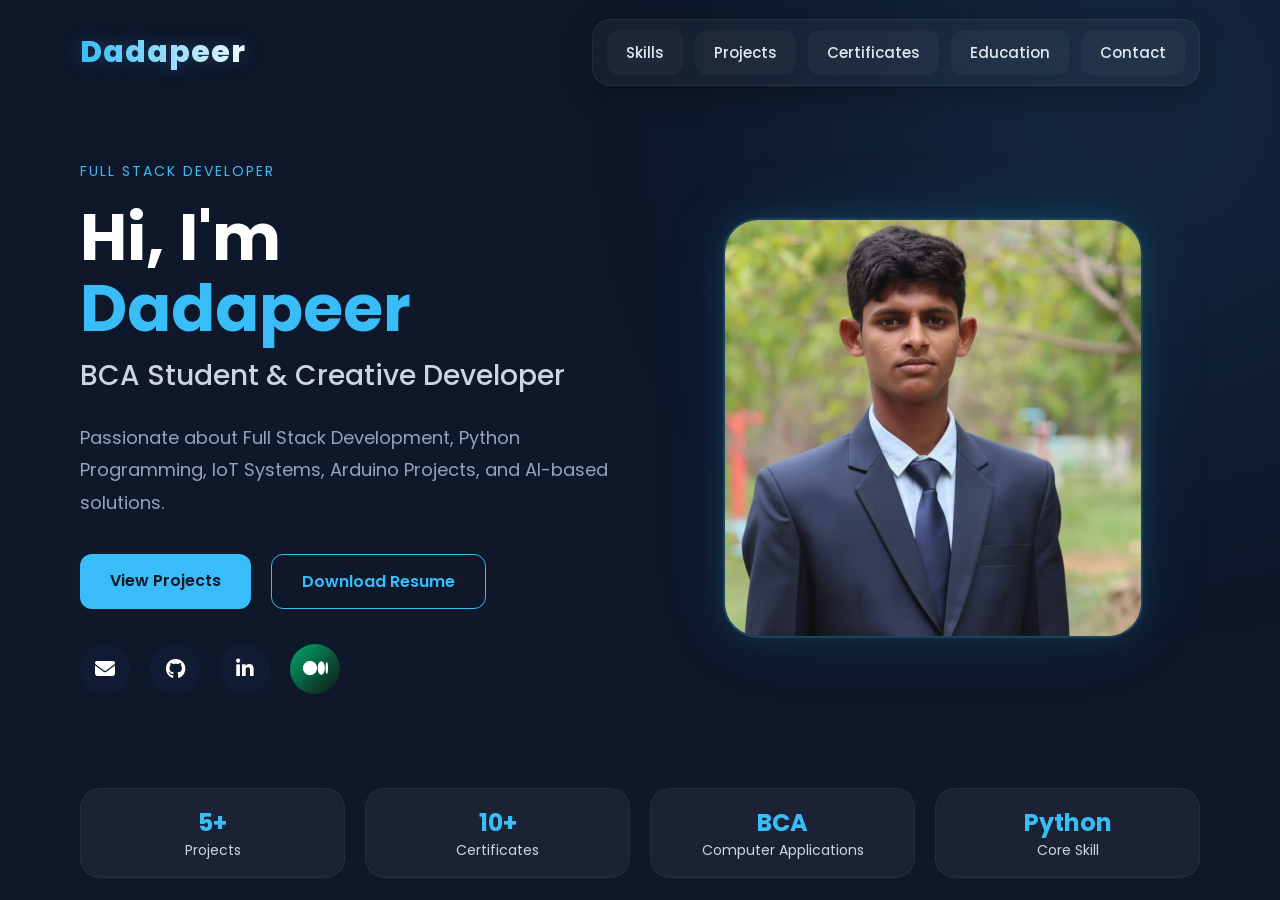
<file: index.html>
<!DOCTYPE html>
<html lang="en">
<head>

  <meta charset="UTF-8">
  <meta name="viewport" content="width=device-width, initial-scale=1.0">

  <title>Dadapeer | Portfolio</title>

  <!-- Google Font -->
  <link rel="preconnect" href="https://fonts.googleapis.com">
  <link rel="preconnect" href="https://fonts.gstatic.com" crossorigin>

  <link href="https://fonts.googleapis.com/css2?family=Poppins:wght@300;400;500;600;700;800&display=swap" rel="stylesheet">

  <!-- Font Awesome -->
  <link rel="stylesheet"
  href="https://cdnjs.cloudflare.com/ajax/libs/font-awesome/6.5.0/css/all.min.css">

  <!-- LANDING CSS -->
  <link rel="stylesheet" href="landing.css">

</head>

<body>

  <!-- Background Glow -->
  <div class="background-glow"></div>

  <!-- Main Container -->
  <div class="container">

    <!-- ================= NAVBAR ================= -->

    <header class="navbar">

      <div class="logo">
        Dadapeer
      </div>

      <nav>

        <a href="skills.html">Skills</a>

        <a href="projects.html">Projects</a>

        <a href="certificates.html">Certificates</a>

        <a href="education.html">Education</a>

        <a href="contact.html">Contact</a>

      </nav>

    </header>


    <!-- ================= HERO SECTION ================= -->

    <main class="hero">

      <!-- LEFT SIDE -->

      <div class="hero-left">

        <p class="tag">
          FULL STACK DEVELOPER
        </p>

        <h1>
          Hi, I'm <span>Dadapeer</span>
        </h1>

        <h2>
          BCA Student & Creative Developer
        </h2>

        <p class="description">

          Passionate about Full Stack Development,
          Python Programming, IoT Systems,
          Arduino Projects, and AI-based solutions.

        </p>


        <!-- BUTTONS -->

        <div class="hero-buttons">

          <a href="projects.html" class="primary-btn">
            View Projects
          </a>

          <a href="Resume.pdf"
             class="secondary-btn"
             target="_blank">

            Download Resume

          </a>

        </div>


        <!-- SOCIAL ICONS -->

        <div class="social-icons">

          <a href="mailto:dadapeer09012005@gmail.com">

            <i class="fa-solid fa-envelope"></i>

          </a>

          <a href="https://github.com/Dadapeer-source"
             target="_blank">

            <i class="fa-brands fa-github"></i>

          </a>

          <a href="https://www.linkedin.com/in/dada-peer-b35828336"
   target="_blank"
   class="social-btn linkedin-btn">

    <i class="fa-brands fa-linkedin-in"></i>
</a>


	<a href="https://medium.com/@YOUR_USERNAME"
   target="_blank"
   class="social-icon medium">

   <i class="fa-brands fa-medium"></i>

</a>    

        </div>

      </div>



      <!-- RIGHT SIDE -->

      <div class="hero-right">

        <div class="image-box">

          <img src="Dadapeer_pass_photo.jpeg"
               alt="Dadapeer">

        </div>

      </div>

    </main>



    <!-- ================= BOTTOM CARDS ================= -->

    <section class="bottom-cards">

      <div class="card">

        <h3>5+</h3>

        <p>Projects</p>

      </div>


      <div class="card">

        <h3>10+</h3>

        <p>Certificates</p>

      </div>


      <div class="card">

        <h3>BCA</h3>

        <p>Computer Applications</p>

      </div>


      <div class="card">

        <h3>Python</h3>

        <p>Core Skill</p>

      </div>

    </section>

  </div>

</body>
</html>
</file>
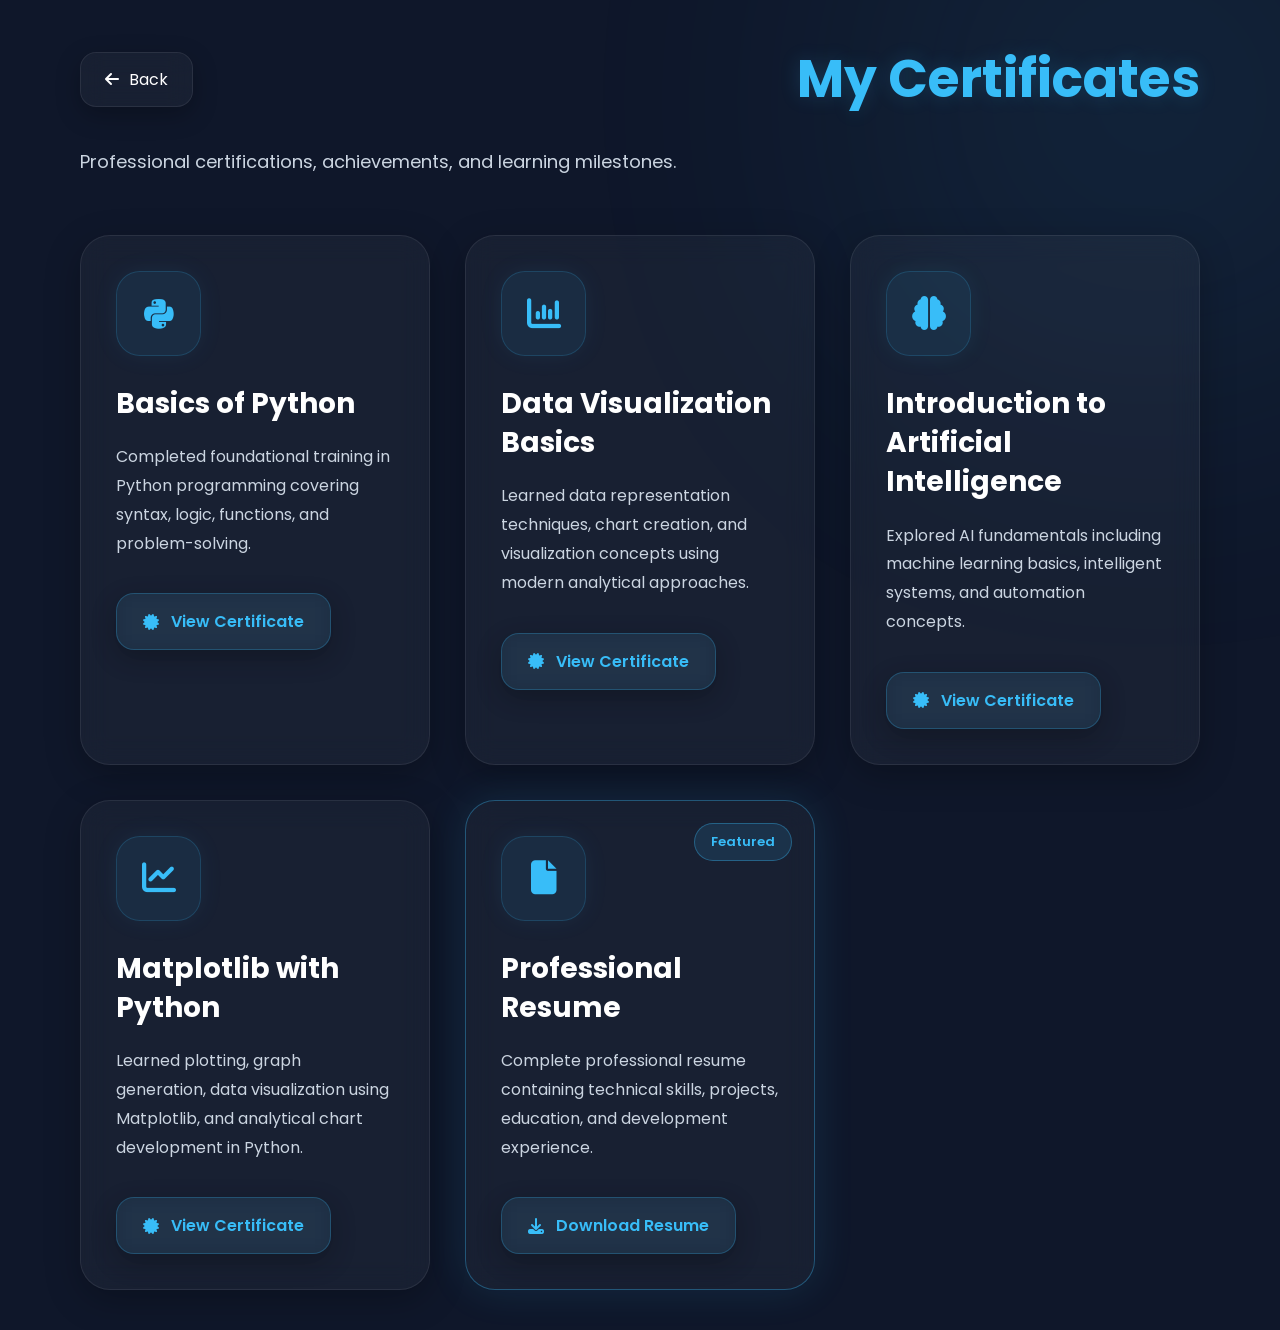
<file: certificates.html>
<!DOCTYPE html>
<html lang="en">

<head>

    <meta charset="UTF-8">

    <meta name="viewport"
          content="width=device-width, initial-scale=1.0">

    <title>Certificates | Dadapeer</title>


    <!-- GOOGLE FONT -->

    <link rel="preconnect"
          href="https://fonts.googleapis.com">

    <link rel="preconnect"
          href="https://fonts.gstatic.com"
          crossorigin>

    <link href="https://fonts.googleapis.com/css2?family=Poppins:wght@300;400;500;600;700;800&display=swap"
          rel="stylesheet">


    <!-- FONT AWESOME -->

    <link rel="stylesheet"
          href="https://cdnjs.cloudflare.com/ajax/libs/font-awesome/6.5.0/css/all.min.css">


    <!-- CERTIFICATE CSS -->

    <link rel="stylesheet"
          href="certificates.css">

</head>


<body>

    <!-- BACKGROUND GLOW -->

    <div class="background-glow"></div>


    <!-- MAIN CONTAINER -->

    <div class="certificate-container">


        <!-- TOP BAR -->

        <header class="top-bar">

            <a href="index.html"
               class="back-btn">

               <i class="fa-solid fa-arrow-left"></i>

               Back

            </a>


            <h1>
                My Certificates
            </h1>

        </header>



        <!-- SUBTITLE -->

        <p class="subtitle">
            Professional certifications, achievements,
            and learning milestones.
        </p>



        <!-- CERTIFICATE GRID -->

        <div class="certificate-grid">


            <!-- CERTIFICATE 1 -->

            <div class="certificate-card">

                <div class="certificate-icon">
                    <i class="fa-brands fa-python"></i>
                </div>

                <h2>
                    Basics of Python
                </h2>

                <p>
                    Completed foundational training in Python
                    programming covering syntax, logic,
                    functions, and problem-solving.
                </p>


                <a href="certificates/python_basics.jpg"
                   target="_blank"
                   class="certificate-btn">

                   <i class="fa-solid fa-certificate"></i>

                   View Certificate

                </a>

            </div>



            <!-- CERTIFICATE 2 -->

            <div class="certificate-card">

                <div class="certificate-icon">
                    <i class="fa-solid fa-chart-column"></i>
                </div>

                <h2>
                    Data Visualization Basics
                </h2>

                <p>
                    Learned data representation techniques,
                    chart creation, and visualization concepts
                    using modern analytical approaches.
                </p>


                <a href="certificates/data_visulaization.jpg"
                   target="_blank"
                   class="certificate-btn">

                   <i class="fa-solid fa-certificate"></i>

                   View Certificate

                </a>

            </div>



            <!-- CERTIFICATE 3 -->

            <div class="certificate-card">

                <div class="certificate-icon">
                    <i class="fa-solid fa-brain"></i>
                </div>

                <h2>
                    Introduction to Artificial Intelligence
                </h2>

                <p>
                    Explored AI fundamentals including
                    machine learning basics,
                    intelligent systems,
                    and automation concepts.
                </p>


                <a href="certificates/AI.jpg"
                   target="_blank"
                   class="certificate-btn">

                   <i class="fa-solid fa-certificate"></i>

                   View Certificate

                </a>

            </div>



            <!-- CERTIFICATE 4 -->

            <div class="certificate-card">

                <div class="certificate-icon">
                    <i class="fa-solid fa-chart-line"></i>
                </div>

                <h2>
                    Matplotlib with Python
                </h2>

                <p>
                    Learned plotting, graph generation,
                    data visualization using Matplotlib,
                    and analytical chart development in Python.
                </p>


                <a href="certificates/mathplotlib.jpg"
                   target="_blank"
                   class="certificate-btn">

                   <i class="fa-solid fa-certificate"></i>

                   View Certificate

                </a>

            </div>



            <!-- RESUME -->

            <div class="certificate-card featured-certificate">

                <div class="featured-badge">
                    Featured
                </div>

                <div class="certificate-icon">
                    <i class="fa-solid fa-file"></i>
                </div>

                <h2>
                    Professional Resume
                </h2>

                <p>
                    Complete professional resume containing
                    technical skills,
                    projects,
                    education,
                    and development experience.
                </p>


                <a href="Resume.pdf"
                   target="_blank"
                   class="certificate-btn">

                   <i class="fa-solid fa-download"></i>

                   Download Resume

                </a>

            </div>

        </div>

    </div>

</body>
</html>
</file>
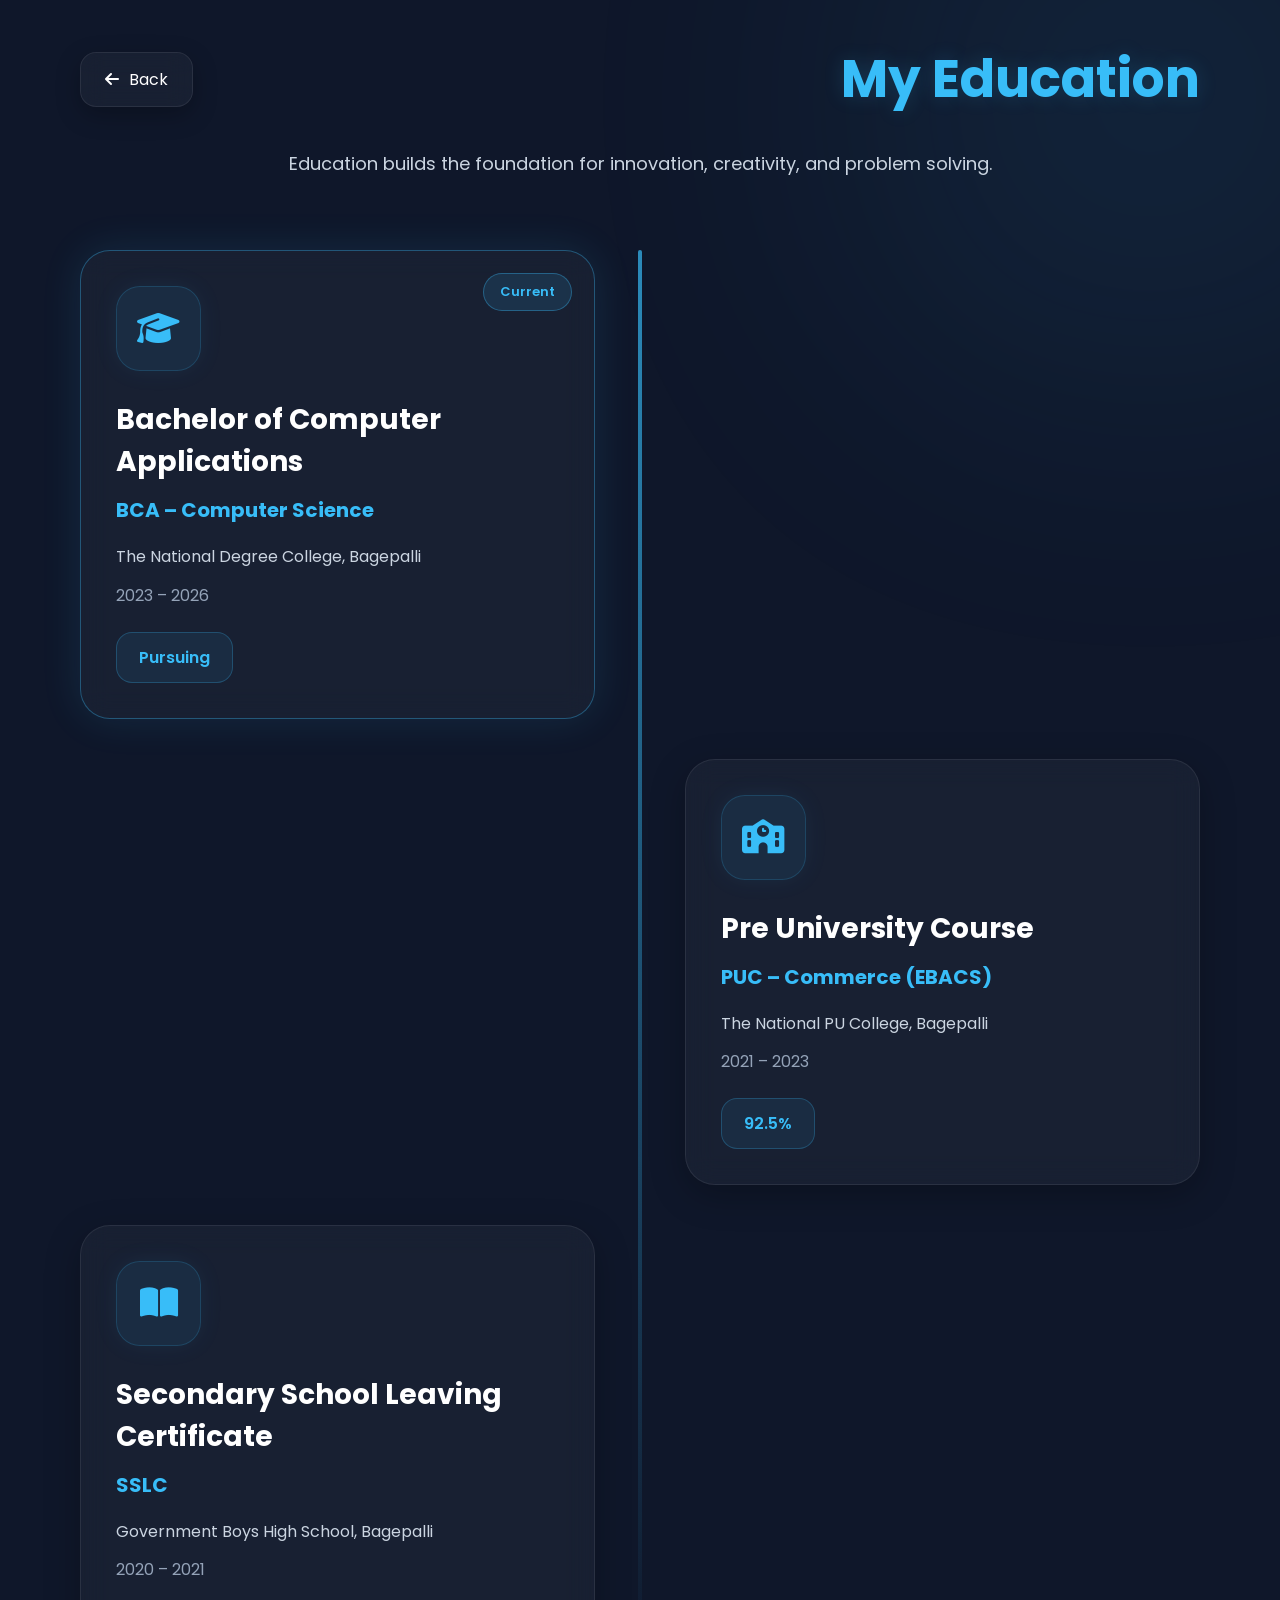
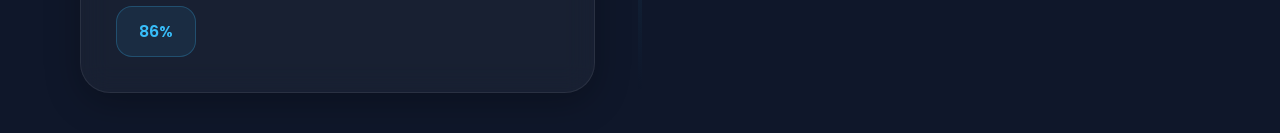
<file: education.html>
<!DOCTYPE html>
<html lang="en">

<head>

    <meta charset="UTF-8">

    <meta name="viewport"
          content="width=device-width, initial-scale=1.0">

    <title>Education | Dadapeer</title>


    <!-- GOOGLE FONT -->

    <link rel="preconnect"
          href="https://fonts.googleapis.com">

    <link rel="preconnect"
          href="https://fonts.gstatic.com"
          crossorigin>

    <link href="https://fonts.googleapis.com/css2?family=Poppins:wght@300;400;500;600;700;800&display=swap"
          rel="stylesheet">


    <!-- FONT AWESOME -->

    <link rel="stylesheet"
    href="https://cdnjs.cloudflare.com/ajax/libs/font-awesome/6.5.0/css/all.min.css">


    <!-- EDUCATION CSS -->

    <link rel="stylesheet"
          href="education.css">

</head>


<body>

    <!-- BACKGROUND GLOW -->

    <div class="background-glow"></div>


    <!-- MAIN CONTAINER -->

    <div class="education-container">


        <!-- TOP BAR -->

        <header class="top-bar">

            <a href="index.html"
               class="back-btn">

               <i class="fa-solid fa-arrow-left"></i>

               Back

            </a>


            <h1>
                My Education
            </h1>

        </header>



        <!-- SUBTITLE -->

        <p class="subtitle">

            Education builds the foundation for innovation,
            creativity, and problem solving.

        </p>



        <!-- TIMELINE -->

        <div class="timeline">


            <!-- BCA -->

            <div class="education-card featured-education">

                <div class="featured-badge">
                    Current
                </div>

                <div class="education-icon">
                    <i class="fa-solid fa-graduation-cap"></i>
                </div>

                <h2>
                    Bachelor of Computer Applications
                </h2>

                <h3>
                    BCA – Computer Science
                </h3>

                <p class="institution">
                    The National Degree College, Bagepalli
                </p>

                <p class="year">
                    2023 – 2026
                </p>

                <div class="result-box">
                    Pursuing
                </div>

            </div>



            <!-- PUC -->

            <div class="education-card">

                <div class="education-icon">
                    <i class="fa-solid fa-school"></i>
                </div>

                <h2>
                    Pre University Course
                </h2>

                <h3>
                    PUC – Commerce (EBACS)
                </h3>

                <p class="institution">
                    The National PU College, Bagepalli
                </p>

                <p class="year">
                    2021 – 2023
                </p>

                <div class="result-box">
                    92.5%
                </div>

            </div>



            <!-- SSLC -->

            <div class="education-card">

                <div class="education-icon">
                    <i class="fa-solid fa-book-open"></i>
                </div>

                <h2>
                    Secondary School Leaving Certificate
                </h2>

                <h3>
                    SSLC
                </h3>

                <p class="institution">
                    Government Boys High School, Bagepalli
                </p>

                <p class="year">
                    2020 – 2021
                </p>

                <div class="result-box">
                    86%
                </div>

            </div>

        </div>

    </div>

</body>
</html>
</file>
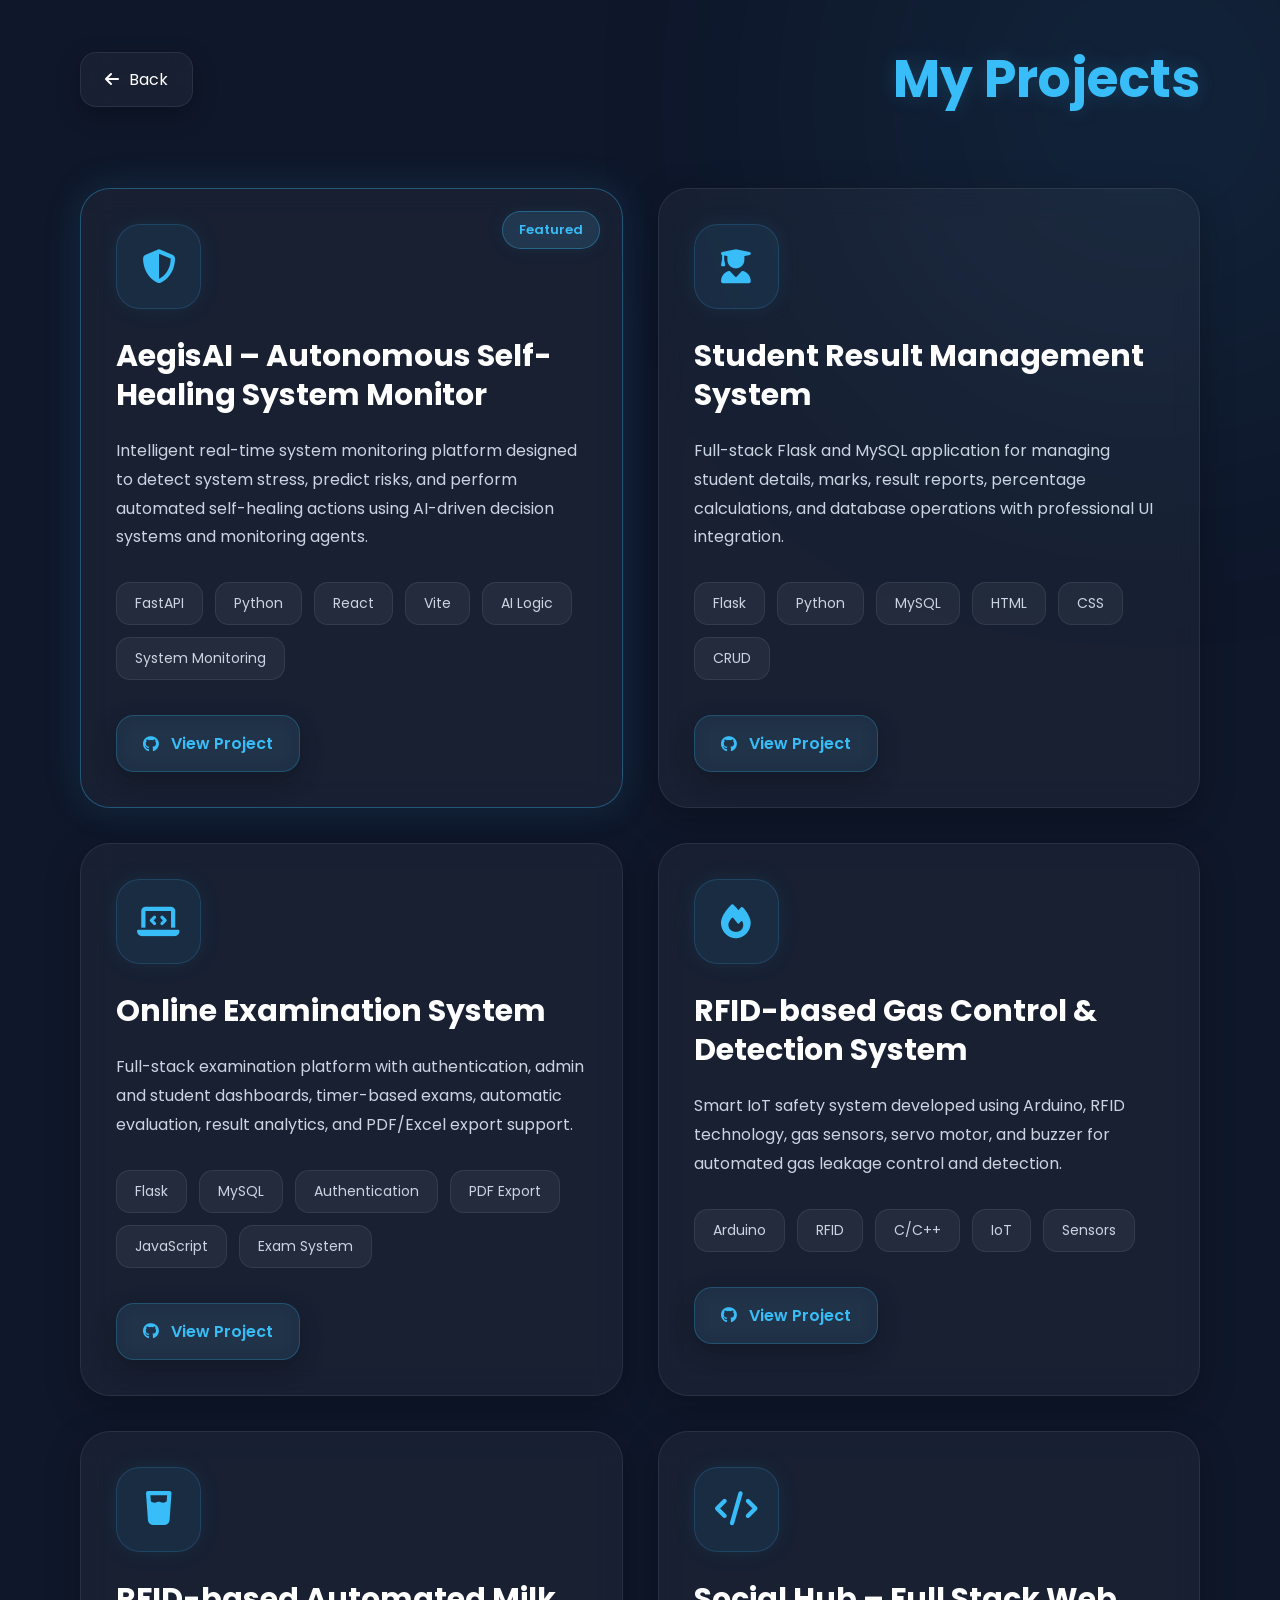
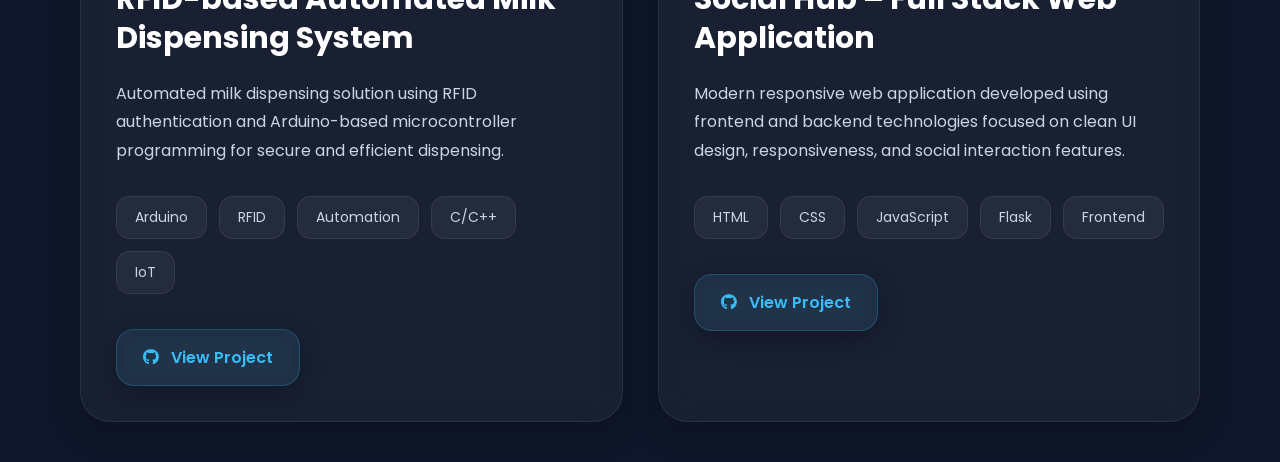
<file: projects.html>
<!DOCTYPE html>
<html lang="en">

<head>

    <meta charset="UTF-8">

    <meta name="viewport"
          content="width=device-width, initial-scale=1.0">

    <title>Projects | Dadapeer</title>


    <!-- GOOGLE FONT -->

    <link rel="preconnect"
          href="https://fonts.googleapis.com">

    <link rel="preconnect"
          href="https://fonts.gstatic.com"
          crossorigin>

    <link href="https://fonts.googleapis.com/css2?family=Poppins:wght@300;400;500;600;700;800&display=swap"
          rel="stylesheet">


    <!-- FONT AWESOME -->

    <link rel="stylesheet"
    href="https://cdnjs.cloudflare.com/ajax/libs/font-awesome/6.5.0/css/all.min.css">


    <!-- PROJECT CSS -->

    <link rel="stylesheet"
          href="projects.css">

</head>


<body>

    <!-- BACKGROUND GLOW -->

    <div class="background-glow"></div>


    <!-- MAIN CONTAINER -->

    <div class="projects-container">


        <!-- TOP BAR -->

        <header class="top-bar">

            <a href="index.html"
               class="back-btn">

               <i class="fa-solid fa-arrow-left"></i>

               Back

            </a>


            <h1>
                My Projects
            </h1>

        </header>



        <!-- PROJECT GRID -->

       <div class="projects-grid">


    <!-- PROJECT 1 -->

    <div class="project-card featured-project">

        <div class="featured-badge">
            Featured
        </div>

        <div class="project-icon">
            <i class="fa-solid fa-shield-halved"></i>
        </div>

        <h2>
            AegisAI – Autonomous Self-Healing System Monitor
        </h2>

        <p>
            Intelligent real-time system monitoring platform
            designed to detect system stress, predict risks,
            and perform automated self-healing actions using
            AI-driven decision systems and monitoring agents.
        </p>


        <div class="tech-stack">

            <span>FastAPI</span>

            <span>Python</span>

            <span>React</span>

            <span>Vite</span>

            <span>AI Logic</span>

            <span>System Monitoring</span>

        </div>


        <a href="https://github.com/Dadapeer-source/AegisAI.git"
           target="_blank"
           class="project-btn">

           <i class="fa-brands fa-github"></i>

           View Project

        </a>

    </div>



    <!-- PROJECT 2 -->

    <div class="project-card">

        <div class="project-icon">
            <i class="fa-solid fa-user-graduate"></i>
        </div>

        <h2>
            Student Result Management System
        </h2>

        <p>
            Full-stack Flask and MySQL application for managing
            student details, marks, result reports,
            percentage calculations, and database operations
            with professional UI integration.
        </p>


        <div class="tech-stack">

            <span>Flask</span>

            <span>Python</span>

            <span>MySQL</span>

            <span>HTML</span>

            <span>CSS</span>

            <span>CRUD</span>

        </div>


        <a href="https://github.com/Dadapeer-source/student-result-management-system.git"
           target="_blank"
           class="project-btn">

           <i class="fa-brands fa-github"></i>

           View Project

        </a>

    </div>



    <!-- PROJECT 3 -->

    <div class="project-card">

        <div class="project-icon">
            <i class="fa-solid fa-laptop-code"></i>
        </div>

        <h2>
            Online Examination System
        </h2>

        <p>
            Full-stack examination platform with authentication,
            admin and student dashboards, timer-based exams,
            automatic evaluation, result analytics,
            and PDF/Excel export support.
        </p>


        <div class="tech-stack">

            <span>Flask</span>

            <span>MySQL</span>

            <span>Authentication</span>

            <span>PDF Export</span>

            <span>JavaScript</span>

            <span>Exam System</span>

        </div>


        <a href="https://github.com/Dadapeer-source/online_quiz_system.git"
           target="_blank"
           class="project-btn">

           <i class="fa-brands fa-github"></i>

           View Project

        </a>

    </div>



    <!-- PROJECT 4 -->

    <div class="project-card">

        <div class="project-icon">
            <i class="fa-solid fa-fire"></i>
        </div>

        <h2>
            RFID-based Gas Control & Detection System
        </h2>

        <p>
            Smart IoT safety system developed using Arduino,
            RFID technology, gas sensors, servo motor,
            and buzzer for automated gas leakage control
            and detection.
        </p>


        <div class="tech-stack">

            <span>Arduino</span>

            <span>RFID</span>

            <span>C/C++</span>

            <span>IoT</span>

            <span>Sensors</span>

        </div>


        <a href="https://github.com/Dadapeer-source/Smart-gas-detection-.git"
           target="_blank"
           class="project-btn">

           <i class="fa-brands fa-github"></i>

           View Project

        </a>

    </div>



    <!-- PROJECT 5 -->

    <div class="project-card">

        <div class="project-icon">
            <i class="fa-solid fa-glass-water"></i>
        </div>

        <h2>
            RFID-based Automated Milk Dispensing System
        </h2>

        <p>
            Automated milk dispensing solution using
            RFID authentication and Arduino-based
            microcontroller programming for secure
            and efficient dispensing.
        </p>


        <div class="tech-stack">

            <span>Arduino</span>

            <span>RFID</span>

            <span>Automation</span>

            <span>C/C++</span>

            <span>IoT</span>

        </div>


        <a href="https://github.com/Dadapeer-source/milk-dispenser-.git"
           target="_blank"
           class="project-btn">

           <i class="fa-brands fa-github"></i>

           View Project

        </a>

    </div>



    <!-- PROJECT 6 -->

    <div class="project-card">

        <div class="project-icon">
            <i class="fa-solid fa-code"></i>
        </div>

        <h2>
            Social Hub – Full Stack Web Application
        </h2>

        <p>
            Modern responsive web application developed
            using frontend and backend technologies
            focused on clean UI design,
            responsiveness, and social interaction features.
        </p>


        <div class="tech-stack">

            <span>HTML</span>

            <span>CSS</span>

            <span>JavaScript</span>

            <span>Flask</span>

            <span>Frontend</span>

        </div>


        <a href="https://github.com/Dadapeer-source/Social-Hub.git"
           target="_blank"
           class="project-btn">

           <i class="fa-brands fa-github"></i>

           View Project

        </a>

    </div>

</div>

           
</body>
</html>
</file>
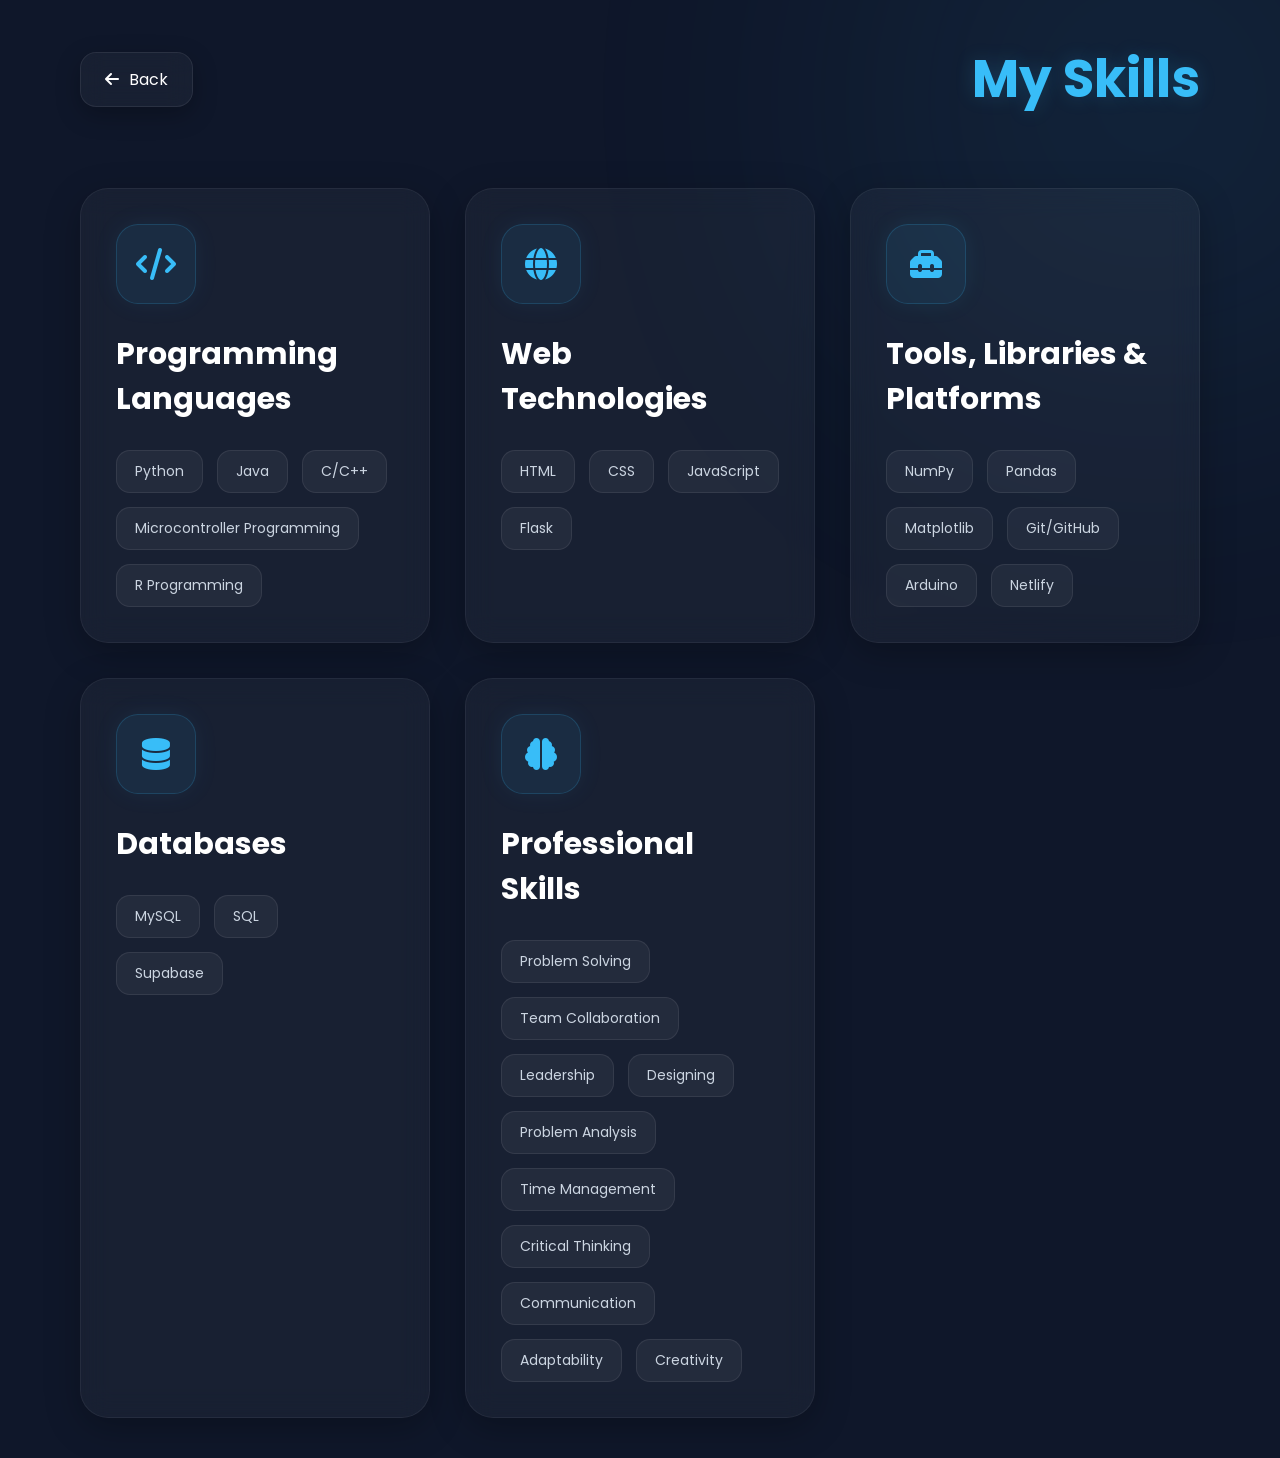
<file: skills.html>
<!DOCTYPE html>
<html lang="en">

<head>

    <meta charset="UTF-8">

    <meta name="viewport"
          content="width=device-width, initial-scale=1.0">

    <title>Skills | Dadapeer</title>


    <!-- GOOGLE FONT -->

    <link rel="preconnect"
          href="https://fonts.googleapis.com">

    <link rel="preconnect"
          href="https://fonts.gstatic.com"
          crossorigin>

    <link href="https://fonts.googleapis.com/css2?family=Poppins:wght@300;400;500;600;700;800&display=swap"
          rel="stylesheet">


    <!-- FONT AWESOME -->

    <link rel="stylesheet"
    href="https://cdnjs.cloudflare.com/ajax/libs/font-awesome/6.5.0/css/all.min.css">


    <!-- SKILLS CSS -->

    <link rel="stylesheet"
          href="skills.css">

</head>


<body>

    <!-- BACKGROUND GLOW -->

    <div class="background-glow"></div>


    <!-- MAIN CONTAINER -->

    <div class="skills-container">


        <!-- TOP BAR -->

        <header class="top-bar">

            <a href="index.html"
               class="back-btn">

               <i class="fa-solid fa-arrow-left"></i>

               Back

            </a>


            <h1>
                My Skills
            </h1>

        </header>



        <!-- SKILLS GRID -->

        <div class="skills-grid">


            <!-- PROGRAMMING -->

            <div class="skill-card">

                <div class="icon-box">
                    <i class="fa-solid fa-code"></i>
                </div>

                <h2>Programming Languages</h2>

                <div class="skills-list">

                    <span>Python</span>

                    <span>Java</span>

                    <span>C/C++</span>

                    <span>Microcontroller Programming</span>

                    <span>R Programming</span>

                </div>

            </div>



            <!-- WEB DEVELOPMENT -->

            <div class="skill-card">

                <div class="icon-box">
                    <i class="fa-solid fa-globe"></i>
                </div>

                <h2>Web Technologies</h2>

                <div class="skills-list">

                    <span>HTML</span>

                    <span>CSS</span>

                    <span>JavaScript</span>

                    <span>Flask</span>

                </div>

            </div>



            <!-- TOOLS & LIBRARIES -->

            <div class="skill-card">

                <div class="icon-box">
                    <i class="fa-solid fa-toolbox"></i>
                </div>

                <h2>Tools, Libraries & Platforms</h2>

                <div class="skills-list">

                    <span>NumPy</span>

                    <span>Pandas</span>

                    <span>Matplotlib</span>

                    <span>Git/GitHub</span>

                    <span>Arduino</span>

                    <span>Netlify</span>

                </div>

            </div>



            <!-- DATABASE -->

            <div class="skill-card">

                <div class="icon-box">
                    <i class="fa-solid fa-database"></i>
                </div>

                <h2>Databases</h2>

                <div class="skills-list">

                    <span>MySQL</span>

                    <span>SQL</span>

                    <span>Supabase</span>

                </div>

            </div>



            <!-- PROFESSIONAL SKILLS -->

            <div class="skill-card">

                <div class="icon-box">
                    <i class="fa-solid fa-brain"></i>
                </div>

                <h2>Professional Skills</h2>

                <div class="skills-list">

                    <span>Problem Solving</span>

                    <span>Team Collaboration</span>

                    <span>Leadership</span>

                    <span>Designing</span>

                    <span>Problem Analysis</span>

                    <span>Time Management</span>

                    <span>Critical Thinking</span>

                    <span>Communication</span>

                    <span>Adaptability</span>

                    <span>Creativity</span>

                </div>

            </div>

        </div>

    </div>

</body>
</html>
</file>
<file: landing.css>
/* ================= GLOBAL ================= */

*{
    margin:0;
    padding:0;
    box-sizing:border-box;
}

body{
    font-family:'Poppins', sans-serif;
    background:#0f172a;
    color:white;
    overflow:hidden;
    height:100vh;
}


/* ================= BACKGROUND GLOW ================= */

.background-glow{
    position:fixed;
    width:500px;
    height:500px;
    background:#38bdf8;
    border-radius:50%;
    filter:blur(150px);
    opacity:0.15;
    top:-150px;
    right:-100px;
    z-index:-1;
}


/* ================= MAIN CONTAINER ================= */

.container{
    width:100%;
    height:100vh;
    padding:0 80px;
    display:flex;
    flex-direction:column;
}


/* ================= NAVBAR ================= */

.navbar{

    height:10vh;

    display:flex;

    justify-content:space-between;

    align-items:center;

    padding-top:15px;
}
.logo{
    font-size:30px;
    font-weight:800;
    letter-spacing:1px;

    background:linear-gradient(
        90deg,
        #38bdf8,
        #ffffff
    );

    -webkit-background-clip:text;
    -webkit-text-fill-color:transparent;

    text-shadow:
    0 0 20px rgba(56,189,248,0.25);
}

nav{

    display:flex;
    gap:12px;

    padding:10px 14px;

    border-radius:18px;

    background:rgba(255,255,255,0.04);

    border:1px solid rgba(255,255,255,0.06);

    backdrop-filter:blur(12px);

    box-shadow:
    0 8px 30px rgba(0,0,0,0.25);
}

nav a{
    position:relative;
    text-decoration:none;
    color:#e2e8f0;
    font-size:15px;
    font-weight:500;
    padding:10px 18px;
    border-radius:12px;
    overflow:hidden;
    transition:0.4s ease;
    background:rgba(255,255,255,0.03);
    border:1px solid transparent;
}

nav a::before{
    content:'';
    position:absolute;
    top:0;
    left:-100%;
    width:100%;
    height:100%;
    background:linear-gradient(
        90deg,
        transparent,
        rgba(56,189,248,0.4),
        transparent
    );
    transition:0.5s;
}

nav a:hover::before{
    left:100%;
}

nav a:hover{

    color:#38bdf8;

    border-color:rgba(56,189,248,0.4);

    background:rgba(56,189,248,0.12);

    transform:
    translateY(-4px)
    scale(1.04);

    box-shadow:
    0 0 25px rgba(56,189,248,0.22);

    letter-spacing:0.5px;
}

nav a:active{

    transform:scale(0.96);

}

/* ================= HERO SECTION ================= */

.hero{
    height:75vh;
    display:flex;
    justify-content:space-between;
    align-items:center;
    gap:50px;
}


/* LEFT SIDE */

.hero-left{
    flex:1;
}

.tag{
    color:#38bdf8;
    font-size:14px;
    letter-spacing:2px;
    margin-bottom:20px;
}

.hero-left h1{
    font-size:65px;
    line-height:1.1;
    margin-bottom:10px;
}

.hero-left h1 span{
    color:#38bdf8;
}

.hero-left h2{
    font-size:28px;
    font-weight:500;
    color:#cbd5e1;
    margin-bottom:25px;
}

.description{
    max-width:550px;
    font-size:18px;
    line-height:1.8;
    color:#94a3b8;
}


/* BUTTONS */

.hero-buttons{
    display:flex;
    gap:20px;
    margin-top:35px;
}

.primary-btn,
.secondary-btn{
    padding:14px 30px;
    border-radius:12px;
    text-decoration:none;
    font-weight:600;
    transition:0.3s ease;
}

.primary-btn{
    background:#38bdf8;
    color:#0f172a;
}

.primary-btn:hover{
    transform:translateY(-4px);
}

.secondary-btn{
    border:1px solid #38bdf8;
    color:#38bdf8;
}

.secondary-btn:hover{
    background:#38bdf8;
    color:#0f172a;
    transform:translateY(-4px);
}


/* SOCIAL ICONS */

.social-icons{
    display:flex;
    gap:20px;
    margin-top:35px;
}

.social-icons a{
    width:50px;
    height:50px;
    border-radius:50%;
    display:flex;
    align-items:center;
    justify-content:center;
    background:#111c34;
    color:white;
    text-decoration:none;
    font-size:20px;
    transition:0.3s ease;
}

.social-icons a:hover{
    background:#38bdf8;
    color:#0f172a;
    transform:translateY(-5px);
}


/* RIGHT SIDE */

.hero-right{
    flex:1;
    display:flex;
    justify-content:center;
    align-items:center;
}

.image-box{
    position:relative;
    width:420px;
    height:420px;
    border-radius:35px;
    overflow:hidden;
    background:#111827;
    border:2px solid rgba(56,189,248,0.25);

    box-shadow:
    0 0 30px rgba(56,189,248,0.15),
    0 0 80px rgba(56,189,248,0.08);

    animation:floatImage 4s ease-in-out infinite;
}


/* Glow Border Animation */

.image-box::before{
    content:'';
    position:absolute;
    inset:-3px;
    border-radius:35px;

    background:linear-gradient(
        45deg,
        #38bdf8,
        transparent,
        #38bdf8
    );

    z-index:-1;

    animation:rotateBorder 6s linear infinite;
}


/* Image */

.image-box img{
    width:100%;
    height:100%;
    object-fit:cover;
    transition:0.5s ease;
}

.image-box:hover img{
    transform:scale(1.05);
}


/* Floating Animation */

@keyframes floatImage{

    0%{
        transform:translateY(0px);
    }

    50%{
        transform:translateY(-12px);
    }

    100%{
        transform:translateY(0px);
    }
}


/* Border Rotation */

@keyframes rotateBorder{

    0%{
        transform:rotate(0deg);
    }

    100%{
        transform:rotate(360deg);
    }
}}

.image-box img{
    width:100%;
    height:100%;
    object-fit:cover;
}


/* ================= BOTTOM CARDS ================= */

.bottom-cards{
    height:15vh;
    display:flex;
    gap:20px;
    align-items:center;
}

.card{
    flex:1;
    height:90px;
    border-radius:20px;
    background:rgba(255,255,255,0.05);
    backdrop-filter:blur(10px);
    display:flex;
    flex-direction:column;
    justify-content:center;
    align-items:center;
    transition:0.3s ease;
    border:1px solid rgba(255,255,255,0.05);
}

.card:hover{
    transform:translateY(-5px);
    border-color:#38bdf8;
}

.card h3{
    font-size:24px;
    color:#38bdf8;
}

.card p{
    font-size:14px;
    color:#cbd5e1;
}


/* ================= RESPONSIVE ================= */

@media(max-width:1100px){

    .container{
        padding:0 40px;
    }

    .hero-left h1{
        font-size:50px;
    }

    .image-box{
        width:320px;
        height:320px;
    }
}


@media(max-width:900px){

    body{
        overflow:auto;
    }

    .container{
        height:auto;
        padding:20px;
    }

    .navbar{
        flex-direction:column;
        gap:20px;
        height:auto;
        padding:20px 0;
    }

    nav{
        flex-wrap:wrap;
        justify-content:center;
    }

    .hero{
        flex-direction:column-reverse;
        text-align:center;
        height:auto;
        padding:40px 0;
    }

    .description{
        max-width:100%;
    }

    .hero-buttons{
        justify-content:center;
        flex-wrap:wrap;
    }

    .social-icons{
        justify-content:center;
    }

    .bottom-cards{
        height:auto;
        flex-wrap:wrap;
        padding-bottom:30px;
    }

    .card{
        min-width:180px;
    }
}


@media(max-width:600px){

    .hero-left h1{
        font-size:40px;
    }

    .hero-left h2{
        font-size:22px;
    }

    .description{
        font-size:16px;
    }

    .image-box{
        width:260px;
        height:260px;
    }

    .primary-btn,
    .secondary-btn{
        width:100%;
    }

    .hero-buttons{
        flex-direction:column;
    }
}

/* Medium Icon */

.social-icon.medium {

    background: linear-gradient(
        135deg,
        #00ab6c,
        #121212
    );

    color: white;

    transition: 0.4s ease;
}


/* Hover */

.social-icon.medium:hover {

    transform: translateY(-8px) scale(1.1);

    box-shadow:
        0 10px 25px rgba(0, 171, 108, 0.4);
}
</file>
<file: certificates.css>
/* ================= GLOBAL ================= */

*{
    margin:0;
    padding:0;
    box-sizing:border-box;
}

body{

    font-family:'Poppins', sans-serif;

    background:#0f172a;

    color:white;

    min-height:100vh;

    overflow-x:hidden;
}


/* ================= BACKGROUND GLOW ================= */

.background-glow{

    position:fixed;

    width:500px;
    height:500px;

    background:#38bdf8;

    border-radius:50%;

    filter:blur(160px);

    opacity:0.12;

    top:-150px;
    right:-120px;

    z-index:-1;
}


/* ================= MAIN CONTAINER ================= */

.certificate-container{

    width:100%;

    min-height:100vh;

    max-width:1500px;

    margin:auto;

    padding:40px 80px;
}


/* ================= TOP BAR ================= */

.top-bar{

    display:flex;

    justify-content:space-between;

    align-items:center;

    margin-bottom:30px;
}


/* TITLE */

.top-bar h1{

    font-size:52px;

    font-weight:700;

    color:#38bdf8;

    text-shadow:
    0 0 20px rgba(56,189,248,0.18);
}


/* SUBTITLE */

.subtitle{

    color:#cbd5e1;

    font-size:18px;

    margin-bottom:60px;
}


/* BACK BUTTON */

.back-btn{

    display:flex;

    align-items:center;

    gap:10px;

    text-decoration:none;

    padding:14px 24px;

    border-radius:16px;

    background:
    rgba(255,255,255,0.04);

    border:
    1px solid rgba(255,255,255,0.08);

    color:white;

    transition:0.35s ease;

    backdrop-filter:blur(12px);

    box-shadow:
    0 8px 25px rgba(0,0,0,0.25);
}

.back-btn:hover{

    transform:
    translateY(-5px)
    scale(1.03);

    background:
    rgba(56,189,248,0.08);

    border-color:
    rgba(56,189,248,0.35);

    color:#38bdf8;

    box-shadow:
    0 0 25px rgba(56,189,248,0.12);
}


/* ================= GRID ================= */

.certificate-grid{

    display:grid;

    grid-template-columns:
    repeat(auto-fit, minmax(340px, 1fr));

    gap:35px;
}


/* ================= CARD ================= */

.certificate-card{

    position:relative;

    padding:35px;

    border-radius:30px;

    min-height:400px;

    overflow:hidden;

    background:
    rgba(255,255,255,0.04);

    border:
    1px solid rgba(255,255,255,0.08);

    backdrop-filter:blur(14px);

    transition:0.45s ease;

    box-shadow:
    0 10px 35px rgba(0,0,0,0.25);
}


/* CARD OVERLAY */

.certificate-card::before{

    content:'';

    position:absolute;

    inset:0;

    background:linear-gradient(
        135deg,
        rgba(56,189,248,0.12),
        transparent
    );

    opacity:0;

    transition:0.45s ease;
}


/* HOVER */

.certificate-card:hover{

    transform:
    translateY(-12px)
    scale(1.02);

    border-color:
    rgba(56,189,248,0.35);

    box-shadow:
    0 0 35px rgba(56,189,248,0.12);
}

.certificate-card:hover::before{
    opacity:1;
}


/* ================= FEATURED ================= */

.featured-certificate{

    border:
    1px solid rgba(56,189,248,0.35);

    box-shadow:
    0 0 40px rgba(56,189,248,0.12);
}


.featured-badge{

    position:absolute;

    top:22px;
    right:22px;

    padding:8px 16px;

    border-radius:30px;

    background:
    rgba(56,189,248,0.12);

    border:
    1px solid rgba(56,189,248,0.35);

    color:#38bdf8;

    font-size:13px;

    font-weight:600;
}


/* ================= ICON ================= */

.certificate-icon{

    width:85px;
    height:85px;

    border-radius:24px;

    display:flex;

    align-items:center;

    justify-content:center;

    font-size:34px;

    margin-bottom:28px;

    color:#38bdf8;

    background:
    rgba(56,189,248,0.08);

    border:
    1px solid rgba(56,189,248,0.18);

    box-shadow:
    0 0 25px rgba(56,189,248,0.08);

    transition:0.4s ease;
}


.certificate-card:hover .certificate-icon{

    transform:
    rotate(-8deg)
    scale(1.08);

    box-shadow:
    0 0 35px rgba(56,189,248,0.18);
}


/* ================= TEXT ================= */

.certificate-card h2{

    font-size:28px;

    line-height:1.4;

    margin-bottom:20px;
}


.certificate-card p{

    color:#cbd5e1;

    line-height:1.8;

    margin-bottom:35px;
}


/* ================= BUTTON ================= */

.certificate-btn{

    position:relative;

    display:inline-flex;

    align-items:center;

    gap:12px;

    text-decoration:none;

    padding:15px 26px;

    border-radius:18px;

    overflow:hidden;

    background:
    rgba(56,189,248,0.08);

    border:
    1px solid rgba(56,189,248,0.25);

    color:#38bdf8;

    font-weight:600;

    transition:0.4s ease;

    backdrop-filter:blur(10px);

    box-shadow:
    0 8px 25px rgba(0,0,0,0.25);
}


/* SHINE EFFECT */

.certificate-btn::before{

    content:'';

    position:absolute;

    top:0;
    left:-120%;

    width:100%;
    height:100%;

    background:linear-gradient(
        90deg,
        transparent,
        rgba(255,255,255,0.35),
        transparent
    );

    transition:0.6s ease;
}


/* HOVER */

.certificate-btn:hover{

    transform:
    translateY(-6px)
    scale(1.05);

    background:#38bdf8;

    color:#0f172a;

    border-color:#38bdf8;

    box-shadow:
    0 0 35px rgba(56,189,248,0.22);
}


.certificate-btn:hover::before{

    left:120%;
}


/* ================= RESPONSIVE ================= */

@media(max-width:900px){

    .certificate-container{
        padding:30px 20px;
    }

    .top-bar{

        flex-direction:column;

        gap:25px;

        text-align:center;
    }

    .top-bar h1{
        font-size:42px;
    }

    .subtitle{
        text-align:center;
    }
}


@media(max-width:600px){

    .top-bar h1{
        font-size:34px;
    }

    .certificate-card{
        padding:28px;
    }

    .certificate-card h2{
        font-size:24px;
    }

    .certificate-grid{
        grid-template-columns:1fr;
    }
}
</file>
<file: education.css>
/* ================= GLOBAL ================= */

*{
    margin:0;
    padding:0;
    box-sizing:border-box;
}

body{

    font-family:'Poppins', sans-serif;

    background:#0f172a;

    color:white;

    min-height:100vh;

    overflow-x:hidden;
}


/* ================= BACKGROUND GLOW ================= */

.background-glow{

    position:fixed;

    width:500px;
    height:500px;

    background:#38bdf8;

    border-radius:50%;

    filter:blur(160px);

    opacity:0.12;

    top:-150px;
    right:-120px;

    z-index:-1;
}


/* ================= MAIN CONTAINER ================= */

.education-container{

    width:100%;

    min-height:100vh;

    max-width:1300px;

    margin:auto;

    padding:40px 80px;
}


/* ================= TOP BAR ================= */

.top-bar{

    display:flex;

    justify-content:space-between;

    align-items:center;

    margin-bottom:30px;
}


/* TITLE */

.top-bar h1{

    font-size:52px;

    font-weight:700;

    color:#38bdf8;

    text-shadow:
    0 0 20px rgba(56,189,248,0.18);
}


/* SUBTITLE */

.subtitle{

    color:#cbd5e1;

    font-size:18px;

    line-height:1.8;

    margin-bottom:70px;

    text-align:center;
}


/* BACK BUTTON */

.back-btn{

    display:flex;

    align-items:center;

    gap:10px;

    text-decoration:none;

    padding:14px 24px;

    border-radius:16px;

    background:
    rgba(255,255,255,0.04);

    border:
    1px solid rgba(255,255,255,0.08);

    color:white;

    transition:0.35s ease;

    backdrop-filter:blur(12px);

    box-shadow:
    0 8px 25px rgba(0,0,0,0.25);
}

.back-btn:hover{

    transform:
    translateY(-5px)
    scale(1.03);

    background:
    rgba(56,189,248,0.08);

    border-color:
    rgba(56,189,248,0.35);

    color:#38bdf8;

    box-shadow:
    0 0 25px rgba(56,189,248,0.12);
}


/* ================= TIMELINE ================= */

.timeline{

    position:relative;

    display:flex;

    flex-direction:column;

    gap:40px;
}


/* CENTER LINE */

.timeline::before{

    content:'';

    position:absolute;

    left:50%;

    top:0;

    transform:translateX(-50%);

    width:4px;

    height:100%;

    background:
    linear-gradient(
        to bottom,
        rgba(56,189,248,0.7),
        transparent
    );

    border-radius:10px;
}


/* ================= EDUCATION CARD ================= */

.education-card{

    position:relative;

    width:46%;

    padding:35px;

    border-radius:30px;

    background:
    rgba(255,255,255,0.04);

    border:
    1px solid rgba(255,255,255,0.08);

    backdrop-filter:blur(14px);

    transition:0.45s ease;

    box-shadow:
    0 10px 35px rgba(0,0,0,0.25);
}


/* ALTERNATE POSITION */

.education-card:nth-child(odd){

    align-self:flex-start;
}

.education-card:nth-child(even){

    align-self:flex-end;
}


/* HOVER */

.education-card:hover{

    transform:
    translateY(-10px)
    scale(1.02);

    border-color:
    rgba(56,189,248,0.35);

    box-shadow:
    0 0 35px rgba(56,189,248,0.12);
}


/* FEATURED CARD */

.featured-education{

    border:
    1px solid rgba(56,189,248,0.35);

    box-shadow:
    0 0 40px rgba(56,189,248,0.12);
}


/* BADGE */

.featured-badge{

    position:absolute;

    top:22px;
    right:22px;

    padding:8px 16px;

    border-radius:30px;

    background:
    rgba(56,189,248,0.12);

    border:
    1px solid rgba(56,189,248,0.35);

    color:#38bdf8;

    font-size:13px;

    font-weight:600;
}


/* ================= ICON ================= */

.education-icon{

    width:85px;
    height:85px;

    border-radius:24px;

    display:flex;

    align-items:center;

    justify-content:center;

    font-size:34px;

    margin-bottom:28px;

    color:#38bdf8;

    background:
    rgba(56,189,248,0.08);

    border:
    1px solid rgba(56,189,248,0.18);

    box-shadow:
    0 0 25px rgba(56,189,248,0.08);

    transition:0.4s ease;
}


/* ICON HOVER */

.education-card:hover .education-icon{

    transform:
    rotate(-8deg)
    scale(1.08);

    box-shadow:
    0 0 35px rgba(56,189,248,0.18);
}


/* ================= TEXT ================= */

.education-card h2{

    font-size:28px;

    margin-bottom:12px;
}


.education-card h3{

    color:#38bdf8;

    margin-bottom:18px;

    font-size:20px;
}


.institution{

    color:#cbd5e1;

    margin-bottom:12px;

    line-height:1.7;
}


.year{

    color:#94a3b8;

    margin-bottom:24px;
}


/* RESULT BOX */

.result-box{

    display:inline-block;

    padding:12px 22px;

    border-radius:16px;

    background:
    rgba(56,189,248,0.08);

    border:
    1px solid rgba(56,189,248,0.25);

    color:#38bdf8;

    font-weight:600;
}


/* ================= RESPONSIVE ================= */

@media(max-width:900px){

    .education-container{
        padding:30px 20px;
    }

    .top-bar{

        flex-direction:column;

        gap:25px;

        text-align:center;
    }

    .top-bar h1{
        font-size:42px;
    }

    .timeline::before{
        display:none;
    }

    .education-card{

        width:100%;
    }

    .education-card:nth-child(odd),
    .education-card:nth-child(even){

        align-self:center;
    }
}


@media(max-width:600px){

    .top-bar h1{
        font-size:34px;
    }

    .education-card{
        padding:28px;
    }

    .education-card h2{
        font-size:24px;
    }
}
</file>
<file: projects.css>
/* ================= GLOBAL ================= */

*{
    margin:0;
    padding:0;
    box-sizing:border-box;
}

body{

    font-family:'Poppins', sans-serif;

    background:#0f172a;

    color:white;

    min-height:100vh;

    overflow-x:hidden;
}


/* ================= BACKGROUND GLOW ================= */

.background-glow{

    position:fixed;

    width:500px;
    height:500px;

    background:#38bdf8;

    border-radius:50%;

    filter:blur(160px);

    opacity:0.12;

    top:-150px;
    right:-120px;

    z-index:-1;
}


/* ================= MAIN CONTAINER ================= */

.projects-container{

    width:100%;

    min-height:100vh;

    max-width:1500px;

    margin:auto;

    padding:40px 80px;
}


/* ================= TOP BAR ================= */

.top-bar{

    display:flex;

    justify-content:space-between;

    align-items:center;

    margin-bottom:70px;
}


/* TITLE */

.top-bar h1{

    font-size:52px;

    font-weight:700;

    color:#38bdf8;

    text-shadow:
    0 0 20px rgba(56,189,248,0.18);
}


/* BACK BUTTON */

.back-btn{

    display:flex;

    align-items:center;

    gap:10px;

    text-decoration:none;

    padding:14px 24px;

    border-radius:16px;

    background:
    rgba(255,255,255,0.04);

    border:
    1px solid rgba(255,255,255,0.08);

    color:white;

    transition:0.35s ease;

    backdrop-filter:blur(12px);

    box-shadow:
    0 8px 25px rgba(0,0,0,0.25);
}

.back-btn:hover{

    transform:
    translateY(-5px)
    scale(1.03);

    background:
    rgba(56,189,248,0.08);

    border-color:
    rgba(56,189,248,0.35);

    color:#38bdf8;

    box-shadow:
    0 0 25px rgba(56,189,248,0.12);
}


/* ================= PROJECT GRID ================= */

.projects-grid{

    display:grid;

    grid-template-columns:
    repeat(auto-fit, minmax(360px, 1fr));

    gap:35px;
}


/* ================= PROJECT CARD ================= */

.project-card{

    position:relative;

    padding:35px;

    border-radius:30px;

    min-height:460px;

    overflow:hidden;

    background:
    rgba(255,255,255,0.04);

    border:
    1px solid rgba(255,255,255,0.08);

    backdrop-filter:blur(14px);

    transition:0.45s ease;

    box-shadow:
    0 10px 35px rgba(0,0,0,0.25);
}


/* GRADIENT OVERLAY */

.project-card::before{

    content:'';

    position:absolute;

    inset:0;

    background:linear-gradient(
        135deg,
        rgba(56,189,248,0.12),
        transparent
    );

    opacity:0;

    transition:0.45s ease;
}


/* HOVER EFFECT */

.project-card:hover{

    transform:
    translateY(-12px)
    scale(1.02);

    border-color:
    rgba(56,189,248,0.35);

    box-shadow:
    0 0 35px rgba(56,189,248,0.12);
}

.project-card:hover::before{
    opacity:1;
}


/* ================= PROJECT ICON ================= */

.project-icon{

    width:85px;
    height:85px;

    border-radius:24px;

    display:flex;

    align-items:center;

    justify-content:center;

    font-size:34px;

    margin-bottom:28px;

    color:#38bdf8;

    background:
    rgba(56,189,248,0.08);

    border:
    1px solid rgba(56,189,248,0.18);

    box-shadow:
    0 0 25px rgba(56,189,248,0.08);

    transition:0.4s ease;
}


/* ICON HOVER */

.project-card:hover .project-icon{

    transform:
    rotate(-8deg)
    scale(1.08);

    box-shadow:
    0 0 35px rgba(56,189,248,0.18);
}


/* ================= TEXT ================= */

.project-card h2{

    font-size:30px;

    line-height:1.3;

    margin-bottom:22px;
}


.project-card p{

    color:#cbd5e1;

    line-height:1.8;

    margin-bottom:30px;
}


/* ================= TECH STACK ================= */

.tech-stack{

    display:flex;

    flex-wrap:wrap;

    gap:12px;

    margin-bottom:35px;
}


.tech-stack span{

    padding:10px 18px;

    border-radius:14px;

    background:
    rgba(255,255,255,0.05);

    border:
    1px solid rgba(255,255,255,0.08);

    color:#cbd5e1;

    font-size:14px;

    transition:0.35s ease;
}


/* TAG HOVER */

.tech-stack span:hover{

    background:
    rgba(56,189,248,0.12);

    border-color:
    rgba(56,189,248,0.4);

    color:#38bdf8;

    transform:
    translateY(-4px)
    scale(1.04);
}


/* ================= BUTTON ================= */

/* ================= PROJECT BUTTON ================= */

.project-btn{

    position:relative;

    display:inline-flex;

    align-items:center;

    gap:12px;

    text-decoration:none;

    padding:15px 26px;

    border-radius:18px;

    overflow:hidden;

    background:
    rgba(56,189,248,0.08);

    border:
    1px solid rgba(56,189,248,0.25);

    color:#38bdf8;

    font-weight:600;

    transition:0.4s ease;

    backdrop-filter:blur(10px);

    box-shadow:
    0 8px 25px rgba(0,0,0,0.25);
}


/* SHINE EFFECT */

.project-btn::before{

    content:'';

    position:absolute;

    top:0;
    left:-120%;

    width:100%;
    height:100%;

    background:linear-gradient(
        90deg,
        transparent,
        rgba(255,255,255,0.35),
        transparent
    );

    transition:0.6s ease;
}


/* BUTTON HOVER */

.project-btn:hover{

    transform:
    translateY(-6px)
    scale(1.05);

    background:#38bdf8;

    color:#0f172a;

    border-color:#38bdf8;

    box-shadow:
    0 0 35px rgba(56,189,248,0.22);
}


/* SHINE MOVE */

.project-btn:hover::before{

    left:120%;
}


/* ICON ANIMATION */

.project-btn i{

    transition:0.4s ease;
}

.project-btn:hover i{

    transform:
    rotate(-12deg)
    scale(1.15);
}


/* CLICK EFFECT */

.project-btn:active{

    transform:scale(0.96);
}

/* ================= RESPONSIVE ================= */

@media(max-width:900px){

    .projects-container{
        padding:30px 20px;
    }

    .top-bar{

        flex-direction:column;

        gap:25px;

        text-align:center;
    }

    .top-bar h1{
        font-size:42px;
    }
}


@media(max-width:600px){

    .top-bar h1{
        font-size:34px;
    }

    .project-card{
        padding:28px;
    }

    .project-card h2{
        font-size:24px;
    }

    .projects-grid{
        grid-template-columns:1fr;
    }
}

/* ================= FEATURED PROJECT ================= */

.featured-project{

    border:
    1px solid rgba(56,189,248,0.35);

    box-shadow:
    0 0 40px rgba(56,189,248,0.12);
}


/* FEATURED BADGE */

.featured-badge{

    position:absolute;

    top:22px;
    right:22px;

    padding:8px 16px;

    border-radius:30px;

    background:
    rgba(56,189,248,0.12);

    border:
    1px solid rgba(56,189,248,0.35);

    color:#38bdf8;

    font-size:13px;

    font-weight:600;

    backdrop-filter:blur(10px);

    box-shadow:
    0 0 20px rgba(56,189,248,0.08);
}
</file>
<file: skills.css>
/* ================= GLOBAL ================= */

*{
    margin:0;
    padding:0;
    box-sizing:border-box;
}

body{

    font-family:'Poppins', sans-serif;

    background:#0f172a;

    color:white;

    min-height:100vh;

    overflow-x:hidden;
}


/* ================= BACKGROUND GLOW ================= */

.background-glow{

    position:fixed;

    width:500px;
    height:500px;

    background:#38bdf8;

    border-radius:50%;

    filter:blur(160px);

    opacity:0.12;

    top:-150px;
    right:-120px;

    z-index:-1;
}


/* ================= MAIN CONTAINER ================= */

.skills-container{

    width:100%;

    min-height:100vh;

    padding:40px 80px;

    max-width:1500px;

    margin:auto;
}

/* ================= TOP BAR ================= */

.top-bar{

    display:flex;

    justify-content:space-between;

    align-items:center;

    margin-bottom:70px;
}


/* PAGE TITLE */

.top-bar h1{

    font-size:52px;

    font-weight:700;

    color:#38bdf8;

    text-shadow:
    0 0 20px rgba(56,189,248,0.18);
}


/* BACK BUTTON */

.back-btn{

    display:flex;

    align-items:center;

    gap:10px;

    text-decoration:none;

    padding:14px 24px;

    border-radius:16px;

    background:
    rgba(255,255,255,0.04);

    border:
    1px solid rgba(255,255,255,0.08);

    color:white;

    transition:0.35s ease;

    backdrop-filter:blur(12px);

    box-shadow:
    0 8px 25px rgba(0,0,0,0.25);
}

.back-btn:hover{

    transform:
    translateY(-5px)
    scale(1.03);

    background:
    rgba(56,189,248,0.08);

    border-color:
    rgba(56,189,248,0.35);

    color:#38bdf8;

    box-shadow:
    0 0 25px rgba(56,189,248,0.12);
}


/* ================= GRID ================= */

.skills-grid{

    display:grid;

    grid-template-columns:
    repeat(auto-fit, minmax(320px, 1fr));

    gap:35px;
}


/* ================= SKILL CARD ================= */

.skill-card{

    position:relative;

    padding:35px;

    border-radius:28px;

    min-height:420px;

    background:rgba(255,255,255,0.04);

    border:1px solid rgba(255,255,255,0.06);

    backdrop-filter:blur(14px);

    overflow:hidden;

    transition:0.4s ease;

    box-shadow:
    0 10px 35px rgba(0,0,0,0.25);
}

/* GRADIENT OVERLAY */

.skill-card::before{

    content:'';

    position:absolute;

    inset:0;

    background:linear-gradient(
        135deg,
        rgba(56,189,248,0.12),
        transparent
    );

    opacity:0;

    transition:0.45s ease;
}


/* HOVER EFFECT */

.skill-card:hover{

    transform:
    translateY(-12px)
    scale(1.02);

    border-color:
    rgba(56,189,248,0.35);

    box-shadow:
    0 0 35px rgba(56,189,248,0.12);
}

.skill-card:hover::before{
    opacity:1;
}


/* ================= ICON BOX ================= */

.icon-box{

    width:80px;
    height:80px;

    border-radius:22px;

    display:flex;

    align-items:center;

    justify-content:center;

    font-size:32px;

    margin-bottom:28px;

    color:#38bdf8;

    background:
    rgba(56,189,248,0.08);

    border:
    1px solid rgba(56,189,248,0.18);

    box-shadow:
    0 0 25px rgba(56,189,248,0.08);

    transition:0.4s ease;
}


/* ICON ANIMATION */

.skill-card:hover .icon-box{

    transform:
    rotate(-8deg)
    scale(1.08);

    box-shadow:
    0 0 35px rgba(56,189,248,0.18);
}


/* ================= TITLE ================= */

.skill-card h2{

    font-size:30px;

    margin-bottom:28px;
}


/* ================= TAGS ================= */

.skills-list{

    display:flex;

    flex-wrap:wrap;

    align-content:flex-start;

    gap:14px;
}

.skills-list span{

    padding:10px 18px;

    border-radius:14px;

    background:
    rgba(255,255,255,0.05);

    border:
    1px solid rgba(255,255,255,0.08);

    color:#cbd5e1;

    font-size:14px;

    transition:0.35s ease;
}


/* TAG HOVER */

.skills-list span:hover{

    background:
    rgba(56,189,248,0.12);

    border-color:
    rgba(56,189,248,0.4);

    color:#38bdf8;

    transform:
    translateY(-4px)
    scale(1.04);
}


/* ================= RESPONSIVE ================= */

@media(max-width:900px){

    .skills-container{
        padding:30px 20px;
    }

    .top-bar{

        flex-direction:column;

        gap:25px;

        text-align:center;
    }

    .top-bar h1{
        font-size:42px;
    }
}


@media(max-width:600px){

    .top-bar h1{
        font-size:34px;
    }

    .skill-card{
        padding:28px;
    }

    .skill-card h2{
        font-size:24px;
    }
}
</file>
